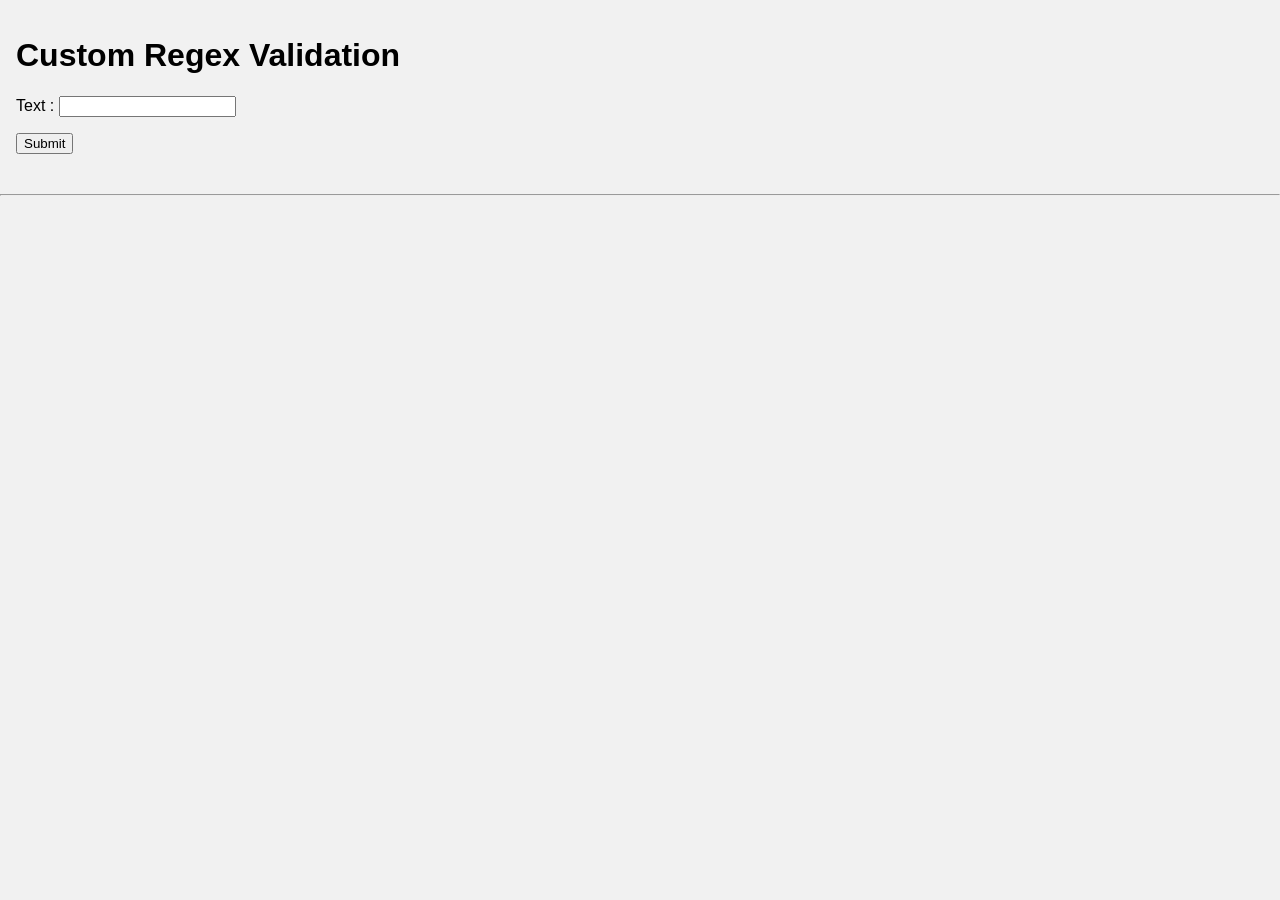
<file: index.html>
<!DOCTYPE html>
<html lang="en">
  <head>
    <meta charset="UTF-8" />
    <meta name="viewport" content="width=device-width, initial-scale=1.0" />
    <meta http-equiv="X-UA-Compatible" content="ie=edge" />
    <title>Web-FormValidation</title>

    <link rel="stylesheet" href="main.css" />
  </head>
  <body>
    <div class="container">
      <h1>Custom Regex Validation</h1>
      <form action="">
        <p>
          Text :
          <input
            type="text"
            pattern="^[0-9]{4}[A-Z]{4}$"
            required
            oninput="checkText(event)"
          />
          <span class="text__message"></span>
        </p>
        <p>
          <input type="submit" value="Submit" />
        </p>
      </form>

      <script>
        const textElem = document.querySelector(".text__message");

        function checkText(event) {
          let testText = "1234ABCD"; // sample string that fully matches the pattern
          const { target } = event;
          if (!target.checkValidity()) {
            const { value } = target;
            testText = value + testText.slice(value.length);
            const re = new RegExp(event.target.pattern);
            if (!re.test(testText)) {
              target.value = value.substr(0, value.length - 1);
              if (!target.checkValidity()) {
                textElem.innerHTML = "Invalid, e.g. 1234ABCD ";
                textElem.classList.add("invalid");
                textElem.classList.remove("valid");
              } else {
                textElem.innerHTML = "Valid";
                textElem.classList.remove("invalid");
                textElem.classList.add("valid");
              }
            } else {
              textElem.innerHTML = "";
            }
          } else {
            textElem.innerHTML = "Valid";
            textElem.classList.remove("invalid");
            textElem.classList.add("valid");
          }
        }
      </script>
    </div>
    <hr />
  </body>
</html>
</file>
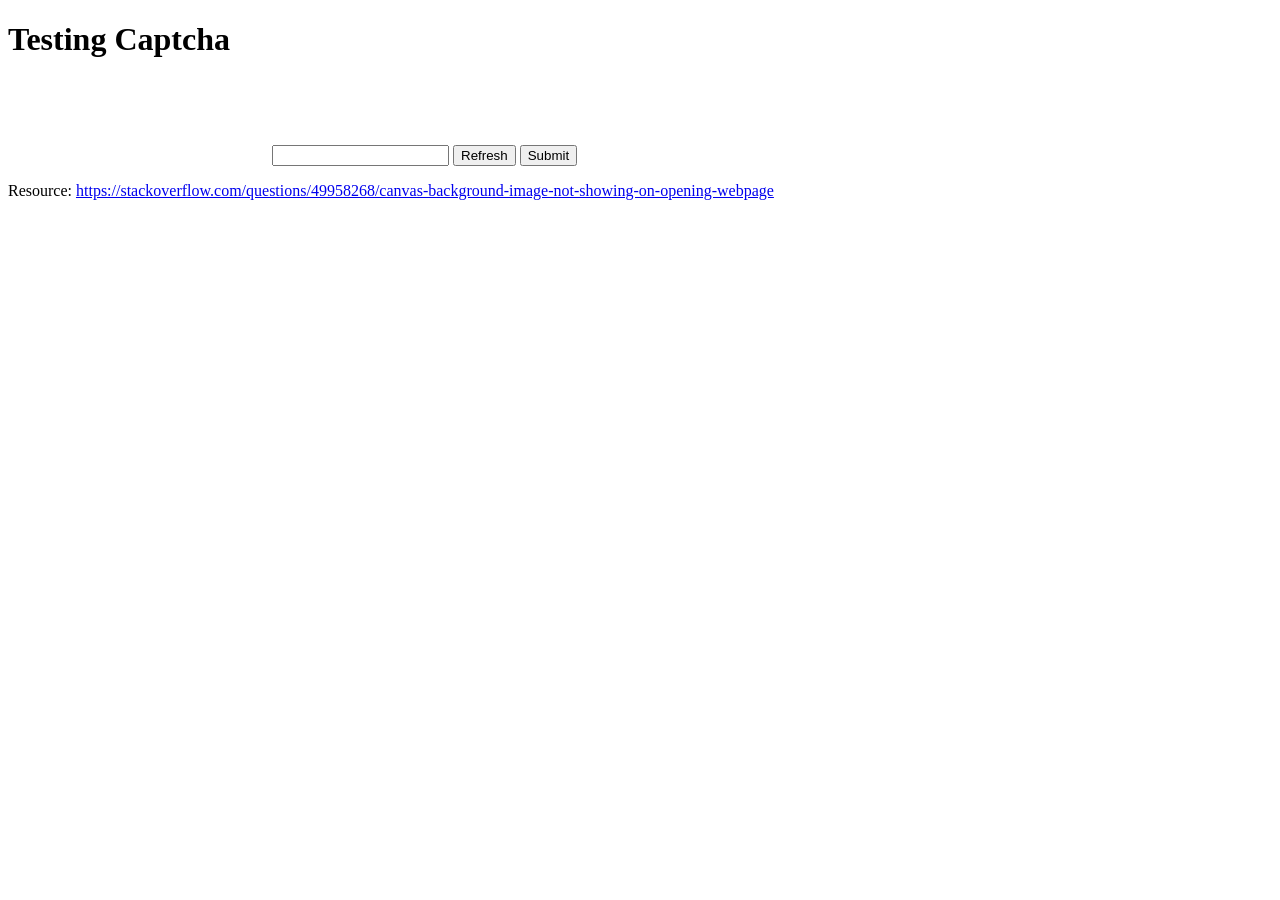
<file: canvas_captcha/index.html>
<!DOCTYPE html>
<html lang="en">

<head>
  <meta charset="UTF-8">
  <meta http-equiv="X-UA-Compatible" content="IE=edge">
  <meta name="viewport" content="width=device-width, initial-scale=1.0">
  <title>Canvas Captcha</title>
</head>

<body onload="canvas();">
  <div class="box">
    <h1>Testing Captcha</h1>
    <canvas id="canvas" height="80" width="260"></canvas>
    <input id="text" type="text"></input>
    <button id="btn" onclick="canvas();">Refresh</button>
    <button type="button" value="Check" onclick="ValidCaptcha();">Submit</button>
  </div>

  <p>
    Resource: <a href="https://stackoverflow.com/questions/49958268/canvas-background-image-not-showing-on-opening-webpage">https://stackoverflow.com/questions/49958268/canvas-background-image-not-showing-on-opening-webpage</a>
  </p>

</body>
<script>
  var code = {};
  function canvas() {

    var createdImage = drawImage();
    //wait till image is loaded then draw canvas
    createdImage.onload = function () {
      var canvas = document.getElementById('canvas');
      var ctx = canvas.getContext('2d');
      ctx.clearRect(0, 0, canvas.width, canvas.height);

      ctx.drawImage(createdImage, 0, 0);
      var list = new Array('@', '%', '#', '$', '*', 'A', 'B', 'C', 'D', 'E', 'F', 'G', 'H', 'I', 'J', 'K', 'L', 'M', 'N', 'O', 'P', 'Q', 'R', 'S', 'T', 'U', 'V', 'W', 'X', 'Y', 'Z', 'a', 'b', 'c', 'd', 'e', 'f', 'g', 'h', 'i', 'j', 'k', 'l', 'm', 'n', 'o', 'p', 'q', 'r', 's', 't', 'u', 'v', 'w', 'x', 'y', 'z', '0', '1', '2', '3', '4', '5', '6', '7', '8', '9');
      var i;
      for (i = 0; i < 6; i++) {
        var a = list[Math.floor(Math.random() * list.length)];
        var b = list[Math.floor(Math.random() * list.length)];
        var c = list[Math.floor(Math.random() * list.length)];
        var d = list[Math.floor(Math.random() * list.length)];
        var e = list[Math.floor(Math.random() * list.length)];
        var f = list[Math.floor(Math.random() * list.length)];
        var g = list[Math.floor(Math.random() * list.length)];
      }
      code.value = a + b + c + d + e + f + g;

      ctx.font = "italic 42px verdana";
      ctx.fillStyle = "#FF9912";
      ctx.textAlign = "center";
      ctx.fillText(code.value, canvas.width / 2, canvas.height / 2);
    }

  }

  var hiddenImg = document.getElementById('loadedImg');
  window.onLoad = canvas();



  function ValidCaptcha() {
    //var string1 = document.getElementById('canvas').value;
    var string1 = document.getElementById('text').value;
    var string2 = code.value;
    if (string1 != null) {
      if (string1 == string2) {
        alert("true");
      } else {
        alert("false");
      }
    }
  }
  //Draw image in seprate method
  function drawImage() {
    var background = new Image();
    background.src = "https://rrraul.co/wp-content/uploads/2017/06/projpanel_illust_random-1.jpg";

    return background;
  }

</script>

</html>
</file>
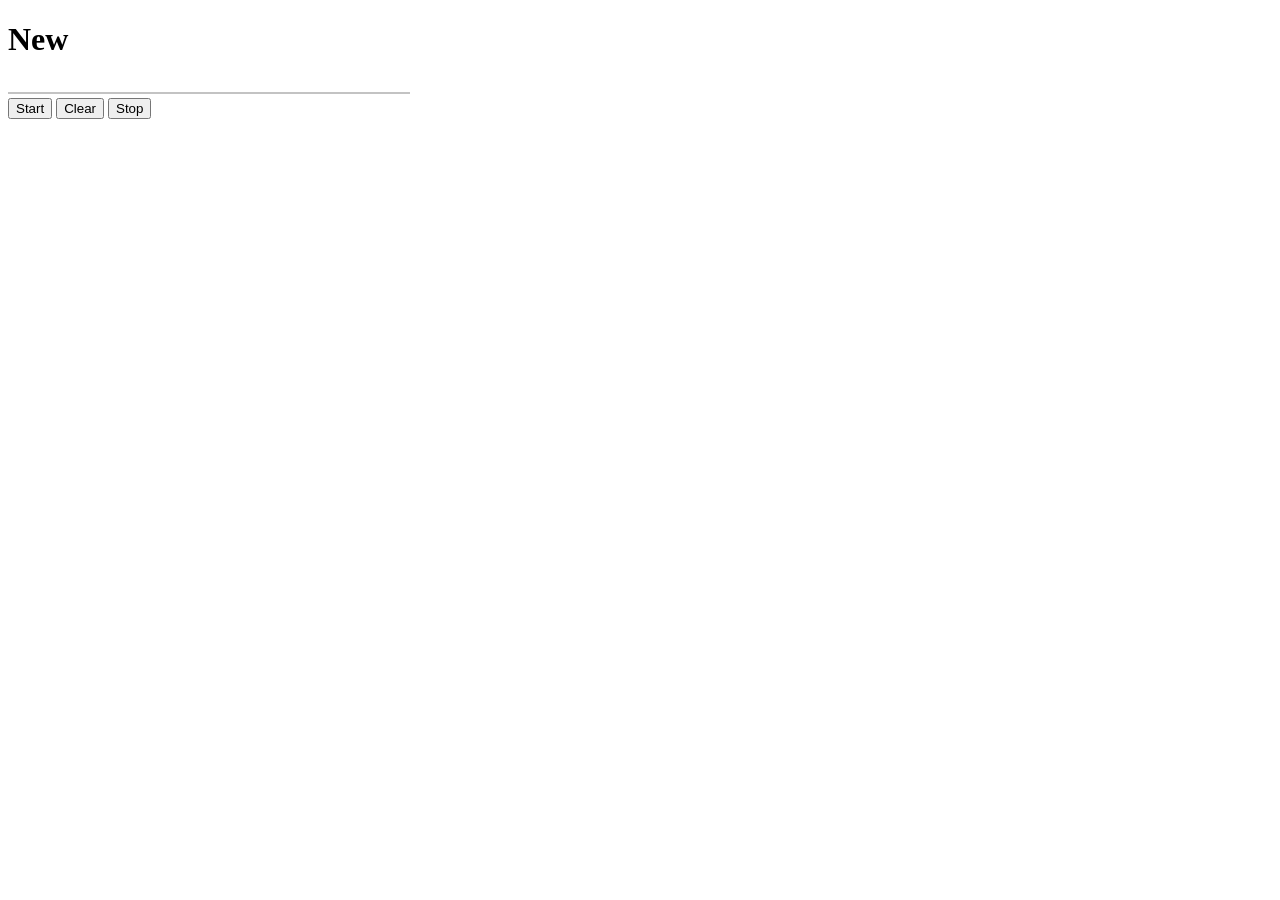
<file: canvas_class_based/index.html>
<!DOCTYPE html>
<html lang="en">

<head>
  <meta charset="UTF-8">
  <meta http-equiv="X-UA-Compatible" content="IE=edge">
  <meta name="viewport" content="width=device-width, initial-scale=1.0">
  <title>New</title>
</head>

<body>
  <h1>New</h1>
  <canvas width="400" height="400" style="border:1px solid #c3c3c3;"></canvas>
  <div>
    <button id="start">Start</button>
    <button id="clear">Clear</button>
    <button id="stop">Stop</button>
  </div>

  <script src="./scripts/Scribble.js"></script>
  <script src="./scripts/main.js"></script>
</body>

</html>
</file>
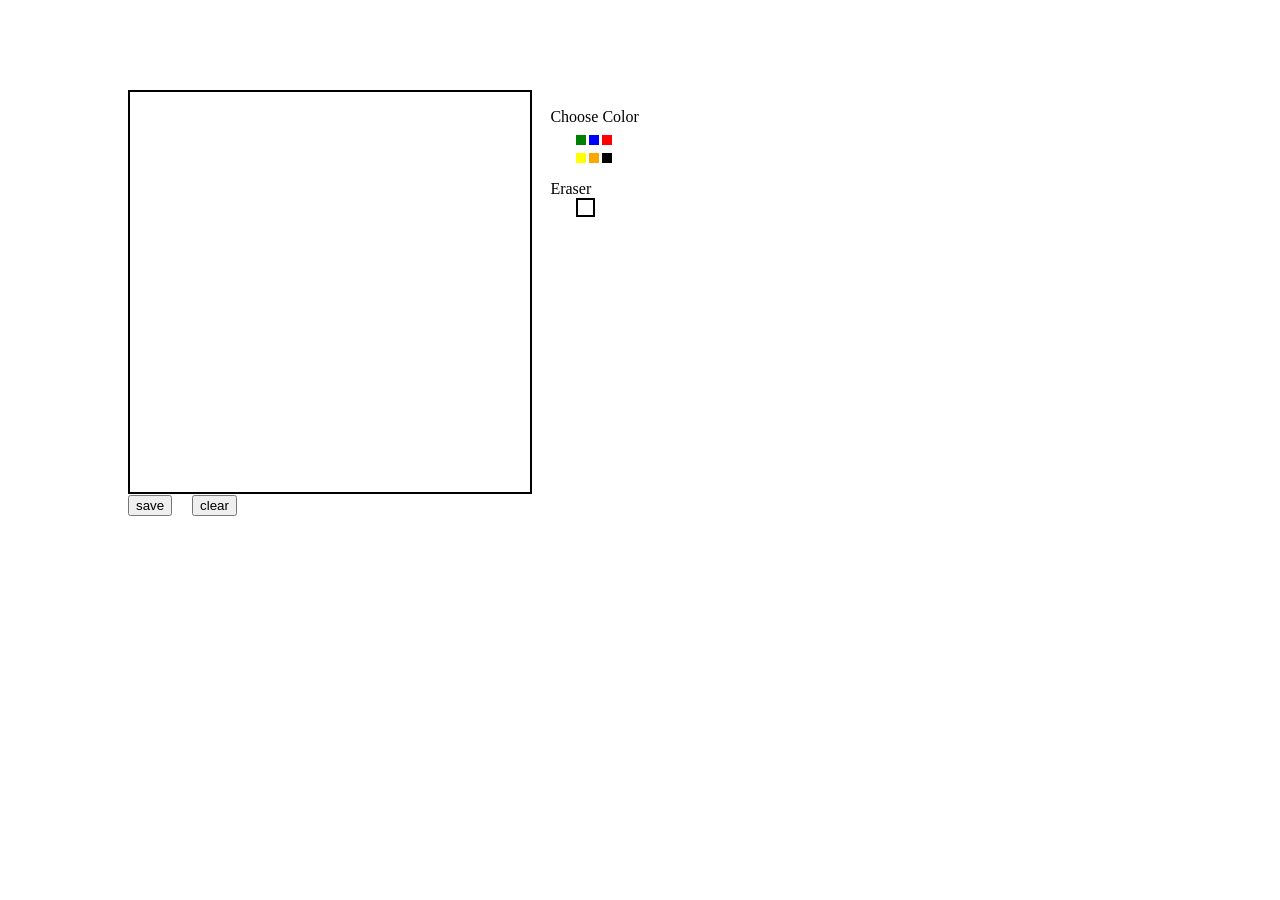
<file: canvas_with_colors_and_eraser/index.html>
<html>

<head>
  <title>Dummy 2</title>
</head>

<body onload="init()">
  <canvas id="can" width="400" height="400" style="position:absolute;top:10%;left:10%;border:2px solid;"></canvas>
  <div style="position:absolute;top:12%;left:43%;">Choose Color</div>
  <div style="position:absolute;top:15%;left:45%;width:10px;height:10px;background:green;" id="green"
    onclick="color(this)"></div>
  <div style="position:absolute;top:15%;left:46%;width:10px;height:10px;background:blue;" id="blue"
    onclick="color(this)"></div>
  <div style="position:absolute;top:15%;left:47%;width:10px;height:10px;background:red;" id="red" onclick="color(this)">
  </div>
  <div style="position:absolute;top:17%;left:45%;width:10px;height:10px;background:yellow;" id="yellow"
    onclick="color(this)"></div>
  <div style="position:absolute;top:17%;left:46%;width:10px;height:10px;background:orange;" id="orange"
    onclick="color(this)"></div>
  <div style="position:absolute;top:17%;left:47%;width:10px;height:10px;background:black;" id="black"
    onclick="color(this)"></div>
  <div style="position:absolute;top:20%;left:43%;">Eraser</div>
  <div style="position:absolute;top:22%;left:45%;width:15px;height:15px;background:white;border:2px solid;" id="white"
    onclick="color(this)"></div>
  <img id="canvasimg" style="position:absolute;top:10%;left:52%;" style="display:none;">
  <input type="button" value="save" id="btn" size="30" onclick="save()" style="position:absolute;top:55%;left:10%;">
  <input type="button" value="clear" id="clr" size="23" onclick="erase()" style="position:absolute;top:55%;left:15%;">

  <script type="text/javascript">
    var canvas, ctx, flag = false,
      prevX = 0,
      currX = 0,
      prevY = 0,
      currY = 0,
      dot_flag = false;

    var x = "black",
      y = 2;

    function init() {
      canvas = document.getElementById('can');
      ctx = canvas.getContext("2d");
      w = canvas.width;
      h = canvas.height;

      canvas.addEventListener("mousemove", function (e) {
        findxy('move', e)
      }, false);
      canvas.addEventListener("mousedown", function (e) {
        findxy('down', e)
      }, false);
      canvas.addEventListener("mouseup", function (e) {
        findxy('up', e)
      }, false);
      canvas.addEventListener("mouseout", function (e) {
        findxy('out', e)
      }, false);
    }

    function color(obj) {
      switch (obj.id) {
        case "green":
          x = "green";
          break;
        case "blue":
          x = "blue";
          break;
        case "red":
          x = "red";
          break;
        case "yellow":
          x = "yellow";
          break;
        case "orange":
          x = "orange";
          break;
        case "black":
          x = "black";
          break;
        case "white":
          x = "white";
          break;
      }
      if (x == "white") y = 14;
      else y = 2;

    }

    function draw() {
      console.log("AA");
      ctx.beginPath();
      ctx.moveTo(prevX, prevY);
      ctx.lineTo(currX, currY);
      ctx.strokeStyle = x;
      ctx.lineWidth = y;
      ctx.stroke();
      ctx.closePath();
    }

    function erase() {
      var m = confirm("Want to clear");
      if (m) {
        ctx.clearRect(0, 0, w, h);
        document.getElementById("canvasimg").style.display = "none";
      }
    }

    function save() {
      document.getElementById("canvasimg").style.border = "2px solid";
      var dataURL = canvas.toDataURL();
      document.getElementById("canvasimg").src = dataURL;
      document.getElementById("canvasimg").style.display = "inline";
    }

    function findxy(res, e) {
      console.log("RES : ", res);
      if (res == 'down') {
        prevX = currX;
        prevY = currY;
        currX = e.clientX - canvas.offsetLeft;
        currY = e.clientY - canvas.offsetTop;

        flag = true;

        dot_flag = true;
        if (dot_flag) {
          ctx.beginPath();
          ctx.fillStyle = x;
          ctx.fillRect(currX, currY, 2, 2);
          ctx.closePath();
          dot_flag = false;
        }
      }
      if (res == 'up' || res == "out") {
        flag = false;
      }
      if (res == 'move') {
        if (flag) {
          prevX = currX;
          prevY = currY;
          currX = e.clientX - canvas.offsetLeft;
          currY = e.clientY - canvas.offsetTop;
          draw();
        }
      }
    }
  </script>
</body>

</html>
</file>
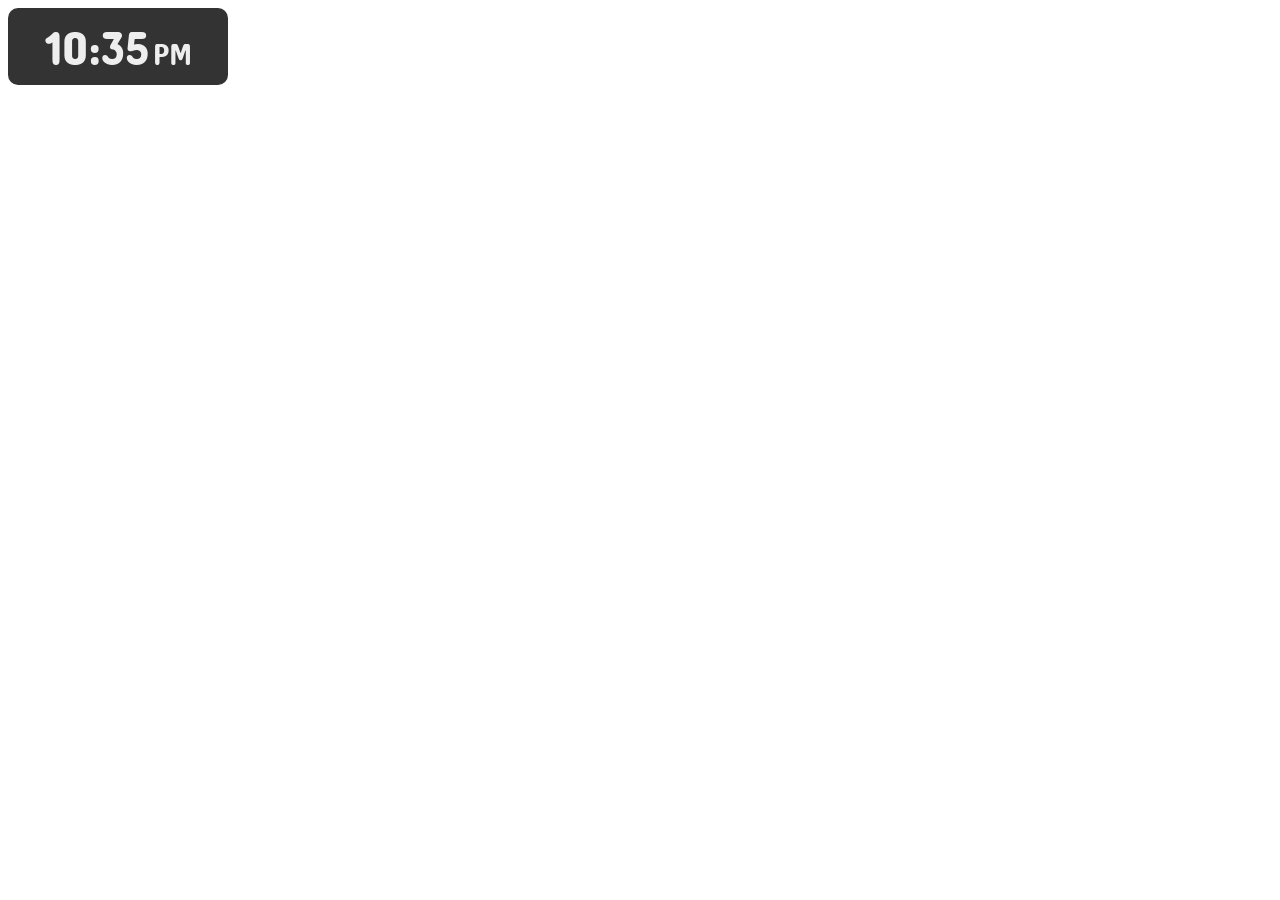
<file: ClassBasedDigitalClock/index.html>
<!DOCTYPE html>
<html lang="en">
  <head>
    <meta charset="UTF-8" />
    <meta name="viewport" content="width=device-width, initial-scale=1.0" />
    <title>Digital Clock</title>
    <link
      href="https://fonts.googleapis.com/css2?family=Concert+One&display=swap"
      rel="stylesheet"
    />
    <link rel="stylesheet" href="./main.css" />
  </head>

  <body>
    <div class="clock">
      <span class="clock-time"></span>
      <span class="clock-ampm"></span>
    </div>
    <script src="./main.js"></script>
  </body>
</html>
</file>
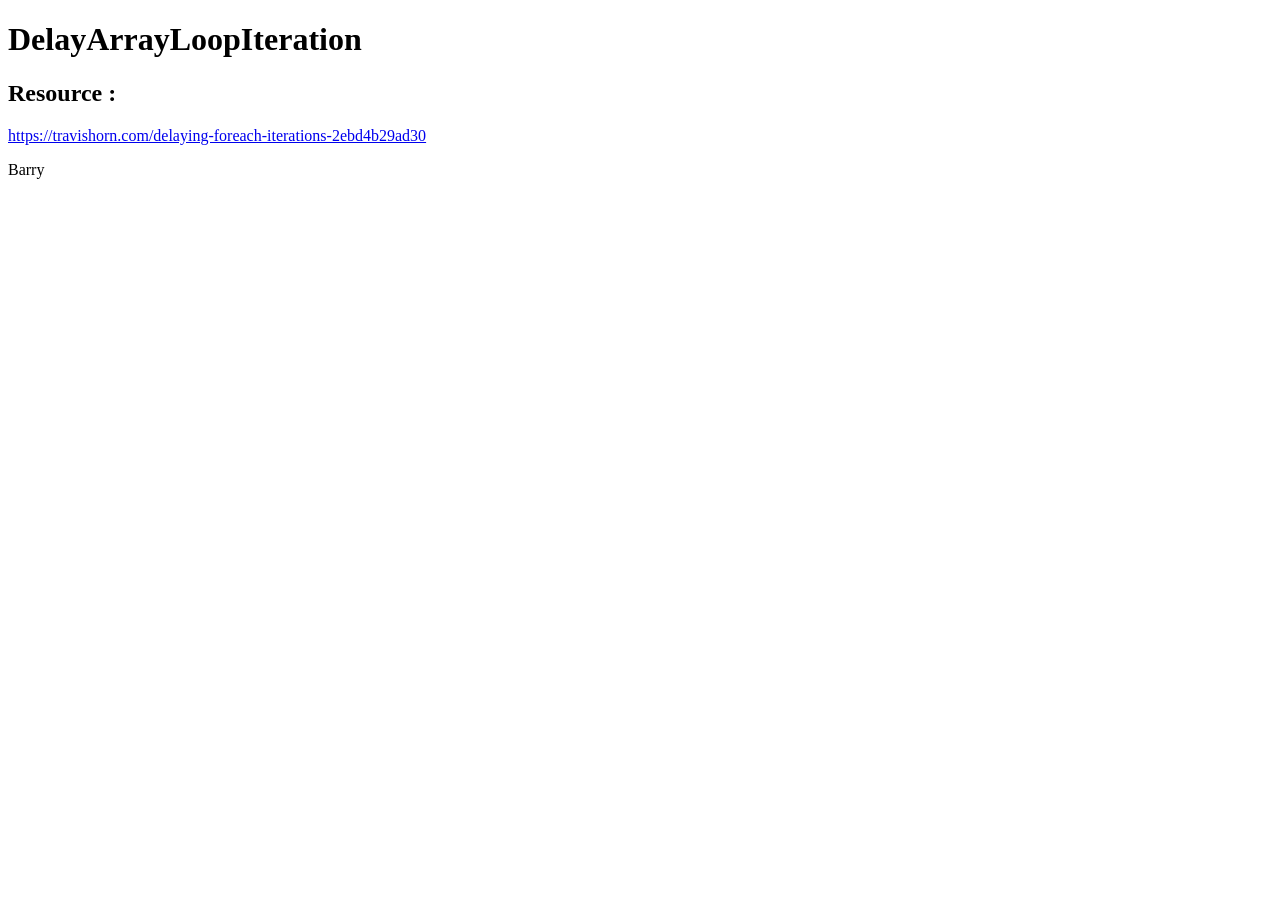
<file: DelayArrayLoopIteration/index.html>
<!DOCTYPE html>
<html lang="en">

<head>
  <meta charset="UTF-8">
  <meta http-equiv="X-UA-Compatible" content="IE=edge">
  <meta name="viewport" content="width=device-width, initial-scale=1.0">
  <title>DelayArrayLoopIteration</title>
</head>

<body>
  <h1>DelayArrayLoopIteration</h1>
  <h2>Resource : </h2>
  <a
    href="https://travishorn.com/delaying-foreach-iterations-2ebd4b29ad30">https://travishorn.com/delaying-foreach-iterations-2ebd4b29ad30</a>

  <p id="output"></p>
  <script>

    const NAMES = [
      "Alberta",
      "Barry",
      "Charley",
      "Christopher",
      "Dianne",
      "Ellen",
      "Ethel",
      "James",
      "Jodee",
      "Joseph",
      "Lilia",
      "Mark",
      "Mary",
      "Merri",
      "Michael",
      "Mildred",
      "Randall",
      "Roy",
      "Thomas",
      "Venus"
    ];

    const output = document.querySelector("#output");
    const display = s => output.innerText = s;

    const delayLoop = (fn, delay) => (x, i) => {
      setTimeout(() => {
        fn(x);
      }, i * delay);

    };

    NAMES.forEach(delayLoop(display, 1000));
  </script>
</body>

</html>
</file>
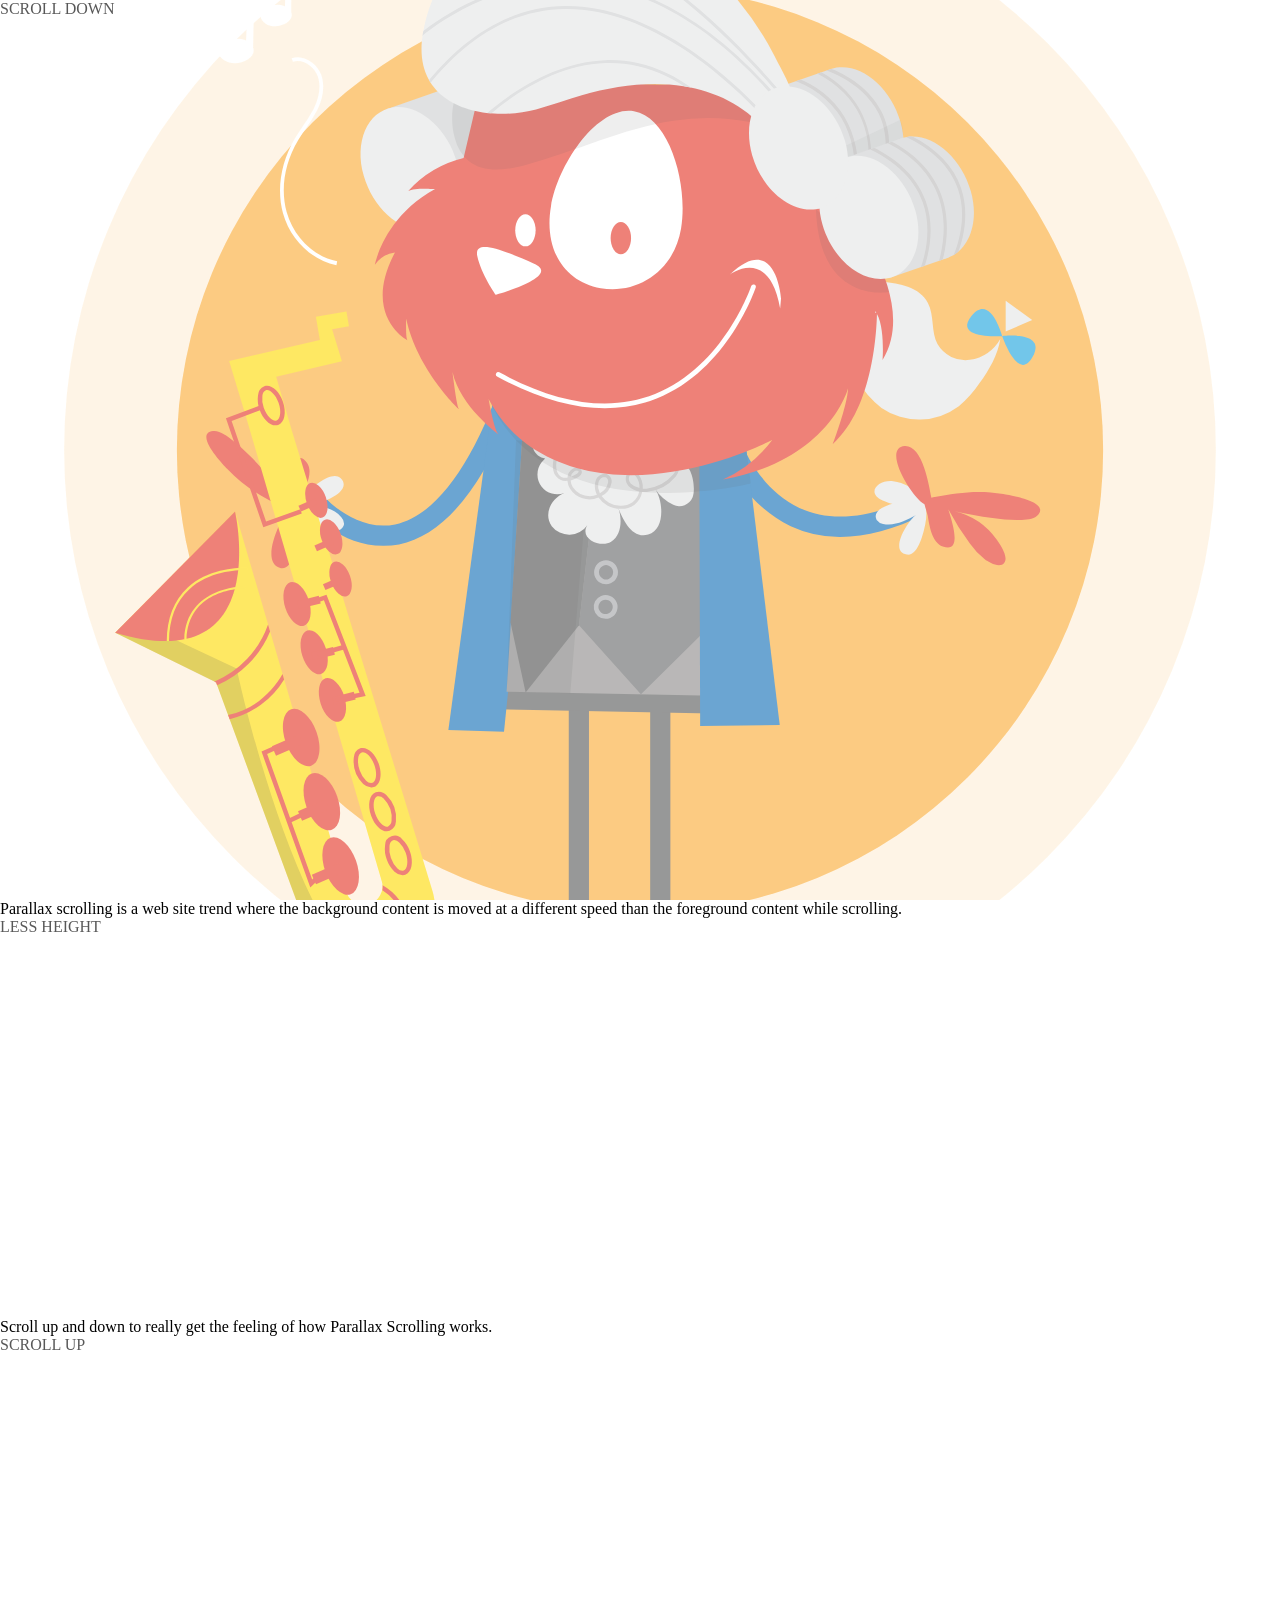
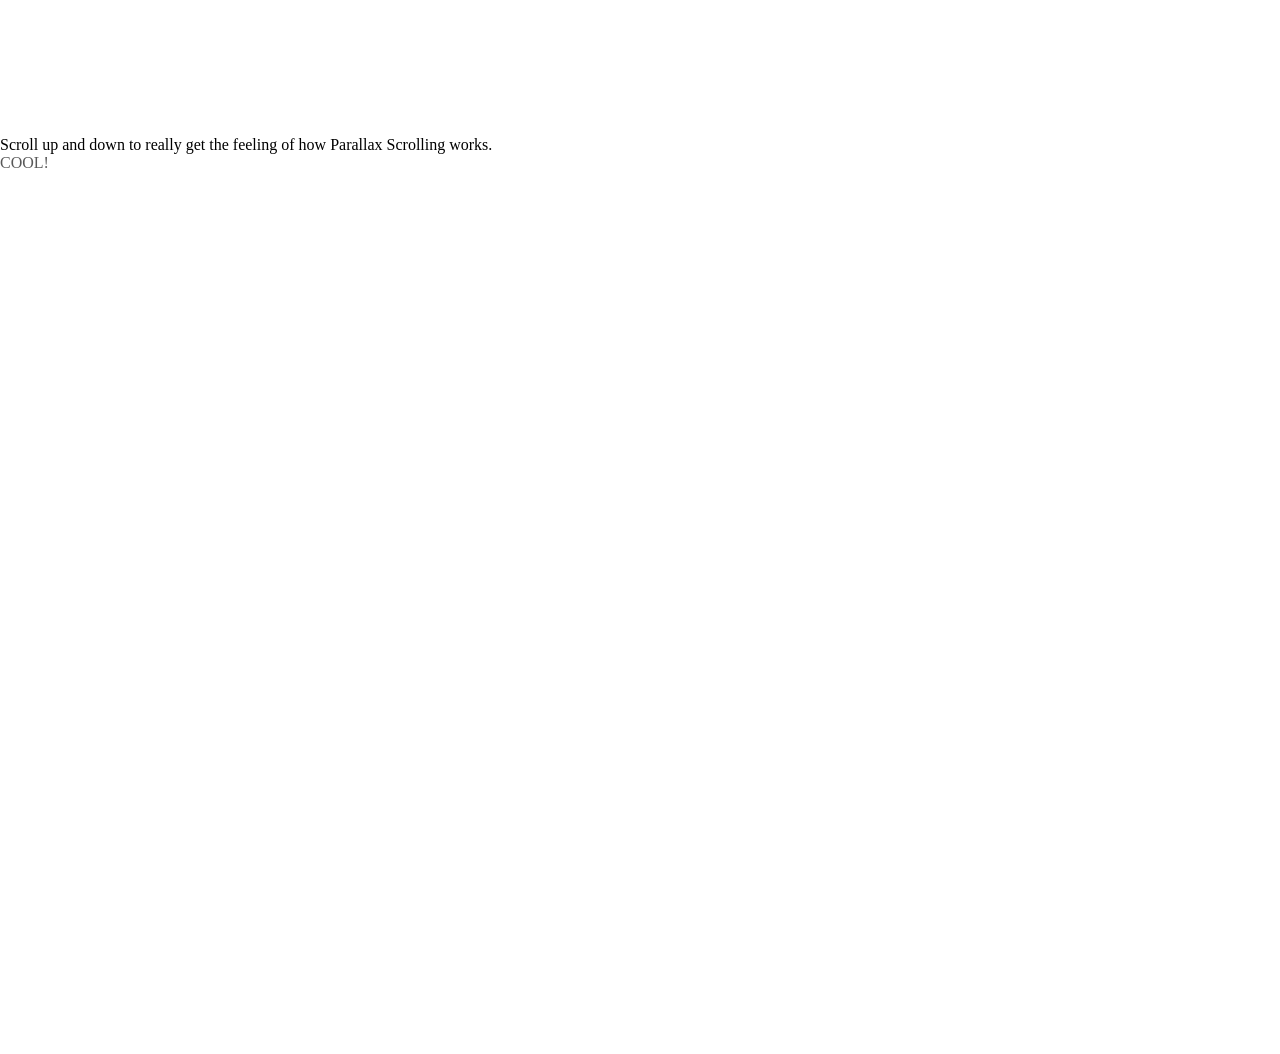
<file: ParallaxScrolling/index.html>
<!DOCTYPE html>
<html lang="en">

<head>
  <meta charset="UTF-8" />
  <meta name="viewport" content="width=device-width, initial-scale=1.0" />
  <meta http-equiv="X-UA-Compatible" content="ie=edge" />
  <title>Parallax Scrolling</title>

  <style>
    body,
    html {
      height: 100%;
      margin: 0;
    }

    .bgimg-1,
    .bgimg-2,
    .bgimg-3 {
      position: relative;
      opacity: 0.65;
      background-attachment: fixed;
      background-position: center;
      background-repeat: repeat;
      background-size: cover;
    }

    .bgimg-1 {
      background-image: url("images/img1.svg");
      min-height: 100%;
    }

    .bgimg-2 {
      background-image: url("images/img2.svg");
      min-height: 400px;
    }

    .bgimg-3 {
      background-image: url("images/img3.svg");
      min-height: 400px;
    }
  </style>
</head>

<body>
  <div class="bgimg-1">SCROLL DOWN</div>

  <div>
    Parallax scrolling is a web site trend where the background content is
    moved at a different speed than the foreground content while scrolling.
  </div>

  <div class="bgimg-2">LESS HEIGHT</div>

  <div>
    Scroll up and down to really get the feeling of how Parallax Scrolling
    works.
  </div>

  <div class="bgimg-3">SCROLL UP</div>

  <div>
    Scroll up and down to really get the feeling of how Parallax Scrolling
    works.
  </div>

  <div class="bgimg-1">COOL!</div>
</body>

</html>
</file>
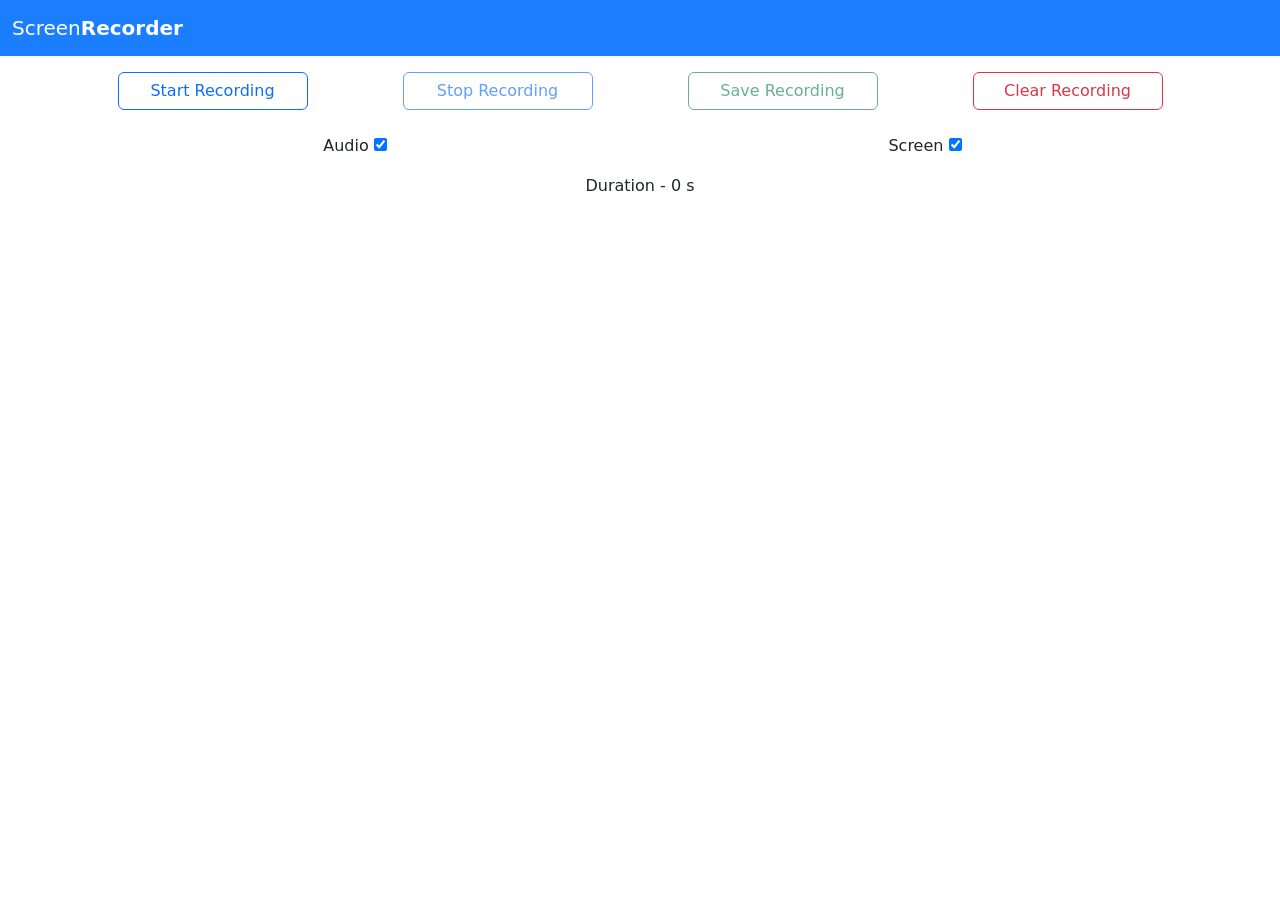
<file: ScreenRecorder/index.html>
<!DOCTYPE html>
<html lang="en">
  <head>
    <meta charset="UTF-8" />
    <meta name="viewport" content="width=device-width, initial-scale=1.0" />
    <title>Screen Recorder</title>

    <link
      href="https://cdn.jsdelivr.net/npm/bootstrap@5.0.0-beta1/dist/css/bootstrap.min.css"
      rel="stylesheet"
      integrity="sha384-giJF6kkoqNQ00vy+HMDP7azOuL0xtbfIcaT9wjKHr8RbDVddVHyTfAAsrekwKmP1"
      crossorigin="anonymous"
    />
  </head>

  <body>
    <nav class="navbar navbar-light" style="background-color: #1b7eff">
      <div class="container-fluid">
        <a class="navbar-brand text-white"> Screen<b>Recorder</b> </a>
      </div>
    </nav>

    <div class="container">
      <div class="row justify-content-around">
        <button
          class="col-5 col-sm-4 col-lg-2 mt-3 btn btn-outline-primary"
          id="start"
        >
          Start Recording
        </button>
        <button
          class="col-5 col-sm-4 col-lg-2 mt-3 btn btn-outline-primary"
          id="stop"
          disabled
        >
          Stop Recording
        </button>
        <button
          class="col-5 col-sm-4 col-lg-2 mt-3 btn btn-outline-success"
          id="save"
          disabled
        >
          Save Recording
        </button>
        <button
          class="col-5 col-sm-4 col-lg-2 mt-3 btn btn-outline-danger"
          id="clear"
        >
          Clear Recording
        </button>
      </div>
      <div class="row justify-content-center text-center my-4">
        <p class="col-6">
          <label for="recordAudioCheckBox">Audio</label>
          <input id="recordAudioCheckBox" type="checkbox" checked />
        </p>
        <p class="col-6">
          <label for="captureScreenCheckBox">Screen</label>
          <input id="captureScreenCheckBox" type="checkbox" checked />
        </p>
        <p class="col-6">Duration - <span id="duration">0</span> s</p>
      </div>
      <div class="row justify-content-center">
        <div class="col-12 col-md-10" id="outputContainer"></div>
      </div>
    </div>

    <script src="./main.js"></script>
  </body>
</html>
</file>
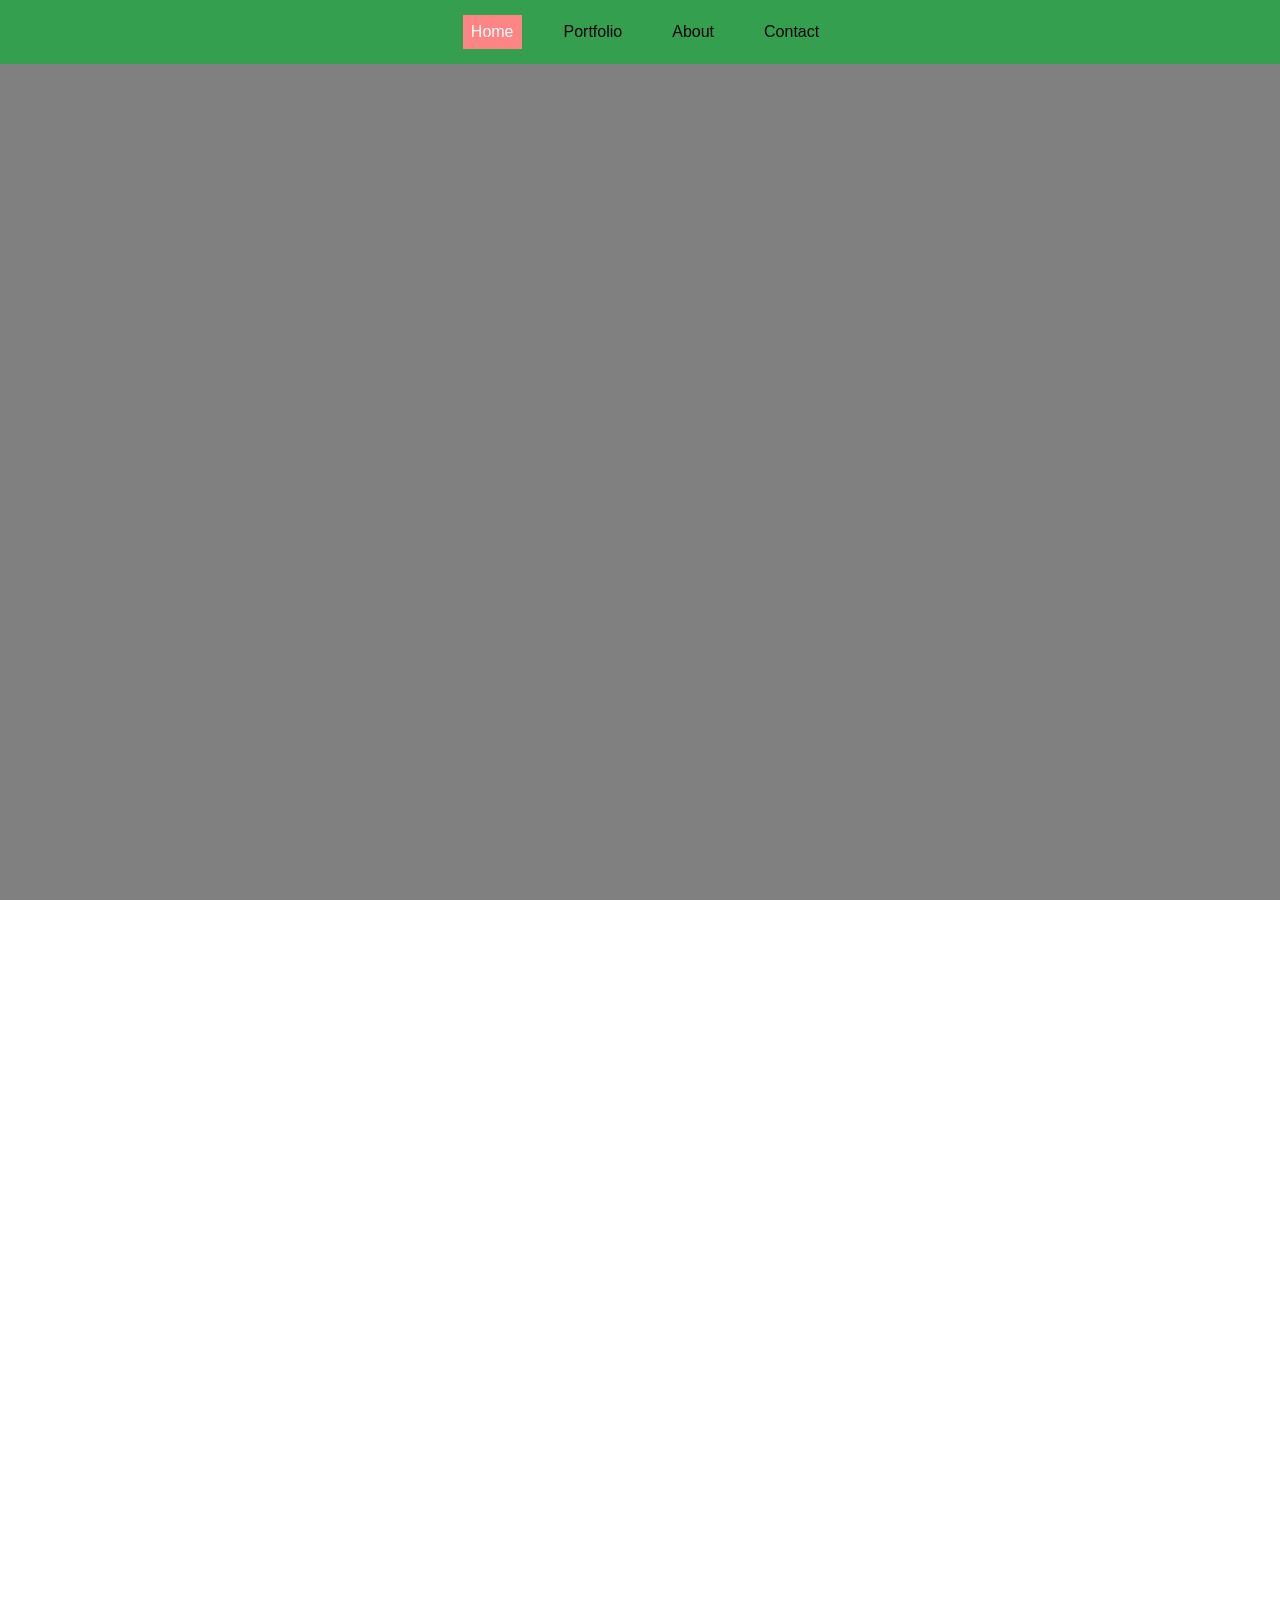
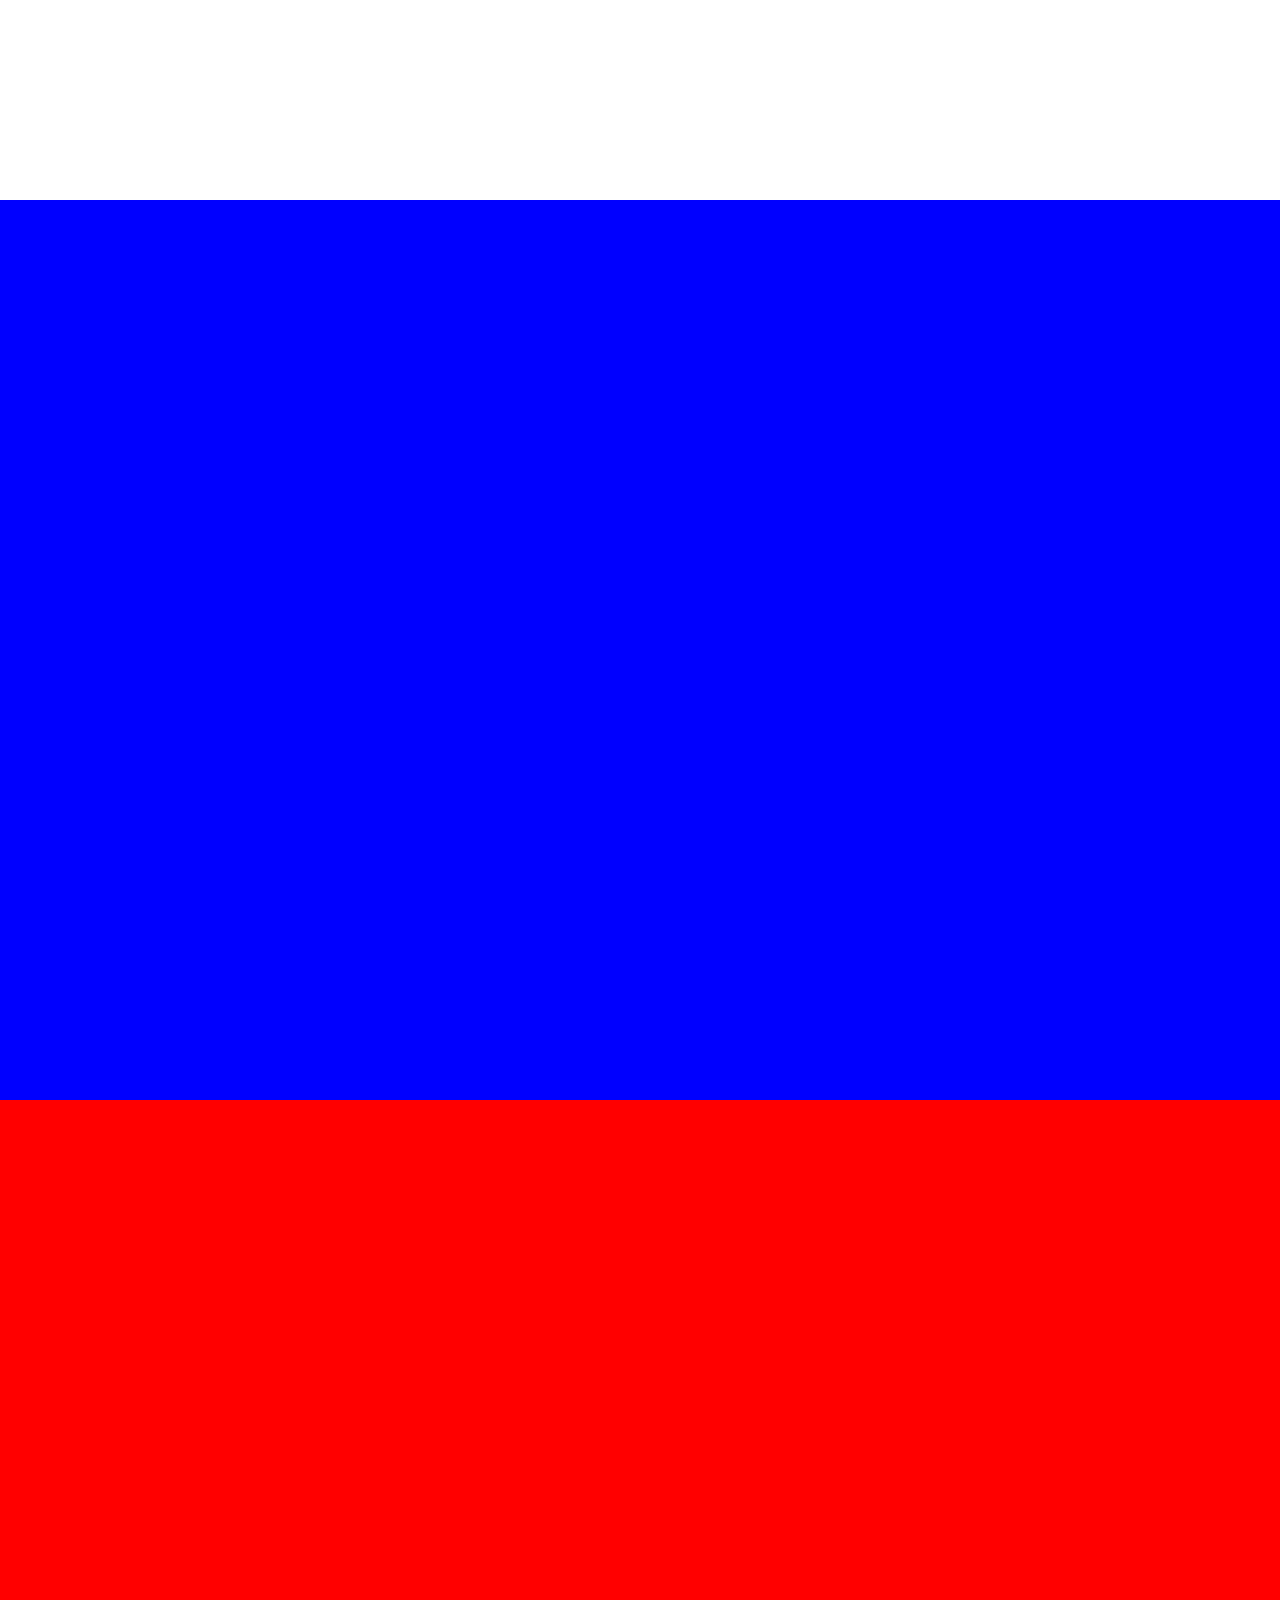
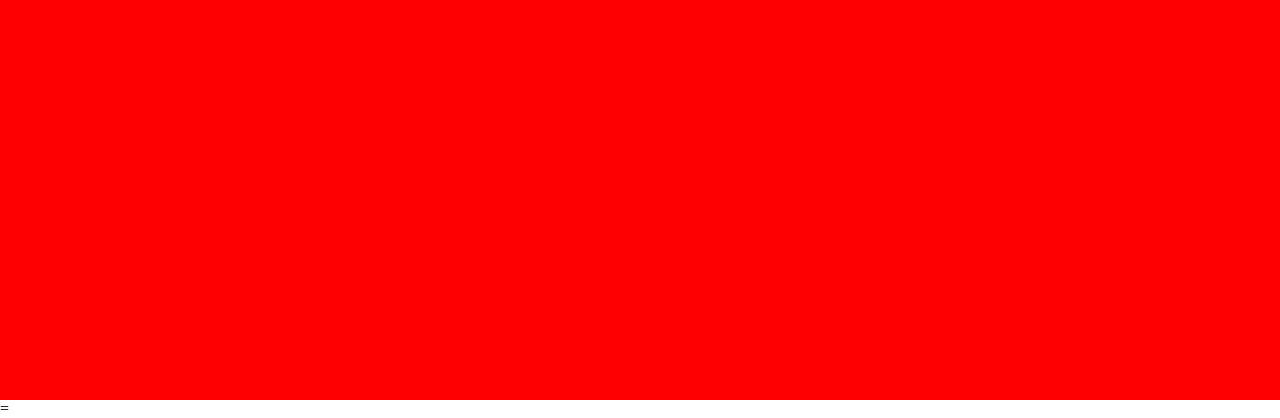
<file: ScrollspyHeader/index.html>
<!DOCTYPE html>
<html>
  <head>
    <title>Scrollspy</title>
    <link rel="stylesheet" href="main.css" />
  </head>
  <body>
    <div class="scrollspy-nav">
      <ul>
        <li><a class="active" href="#home">Home</a></li>
        <li><a href="#portfolio">Portfolio</a></li>
        <li><a href="#about">About</a></li>
        <li><a href="#contact">Contact</a></li>
      </ul>
    </div>
    <div class="scrollspy-content">
      <div id="home" class="section"></div>
      <div id="portfolio" class="section"></div>
      <div id="about" class="section"></div>
      <div id="contact" class="section"></div>
      =
    </div>
    <script src="main.js"></script>
  </body>
</html>
</file>
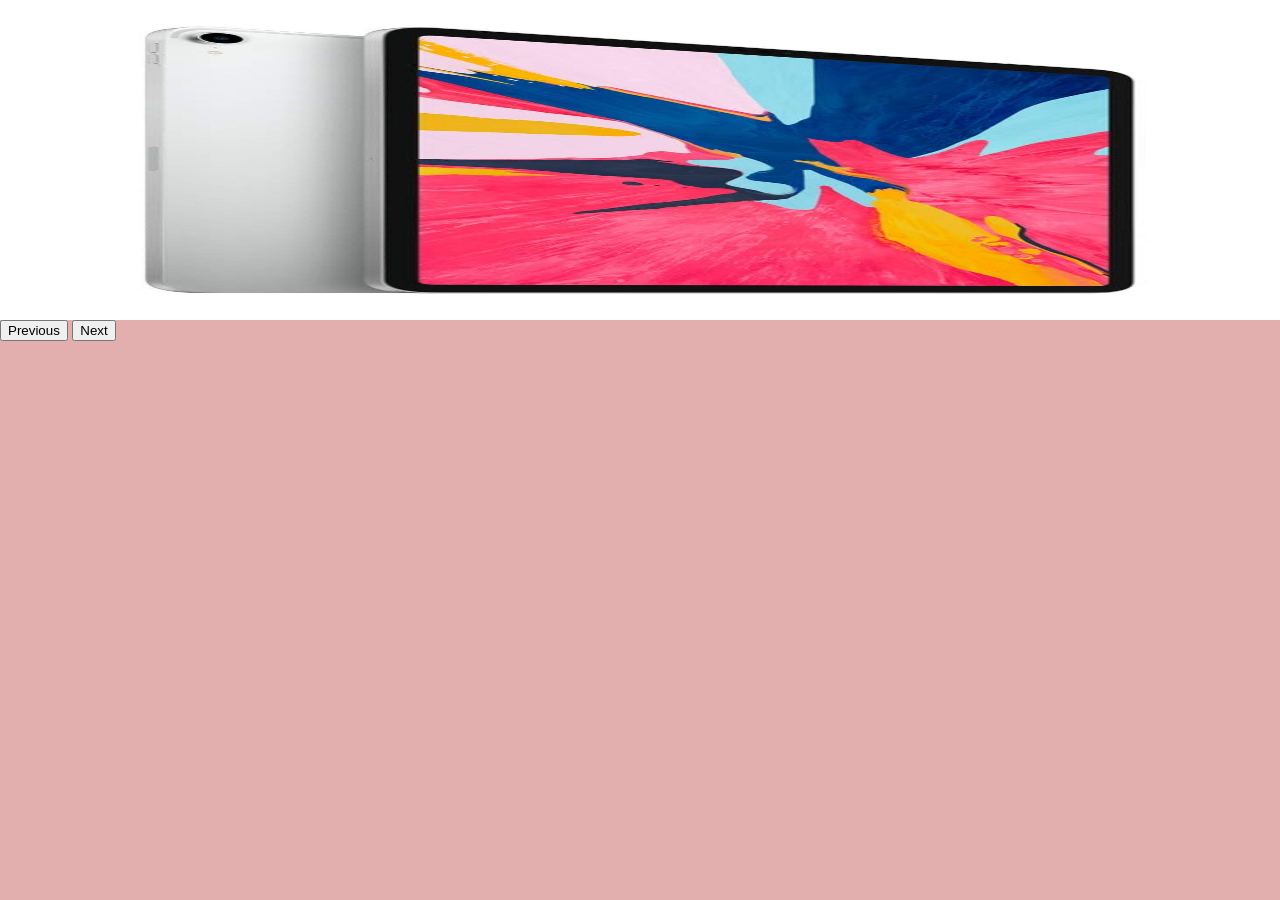
<file: SimpleCarousel/index.html>
<!DOCTYPE html>
<html lang="en">
  <head>
    <title>Simple Carousel</title>
    <style>
      body {
        margin: 0;
        font-family: sans-serif;
        background-color: rgb(226, 174, 174);
      }

      .slideContainer {
        max-height: 20em;
        display: flex;
        justify-content: center;
      }

      img {
        width: 100%;
      }
    </style>
  </head>

  <body>
    <div class="slideContainer">
      <img src="./images/img1.jpg" alt="Image" />
    </div>
    <div class="btnContainer">
      <button class="prev">Previous</button>
      <button class="next">Next</button>
    </div>

    <script>
      let prev = document.querySelector(".prev");
      let next = document.querySelector(".next");
      let slide = document.querySelector(".slideContainer img");

      let count = 1;
      next.addEventListener("click", () => {
        count++;
        if (count === 4) {
          count = 1;
        }
        let image = "./images/img" + count + ".jpg";
        slide.setAttribute("src", image);
      });

      prev.addEventListener("click", () => {
        count--;
        if (count < 1) {
          count = 3;
        }
        let image = "./images/img" + count + ".jpg";
        slide.setAttribute("src", image);
      });
    </script>
  </body>
</html>
</file>
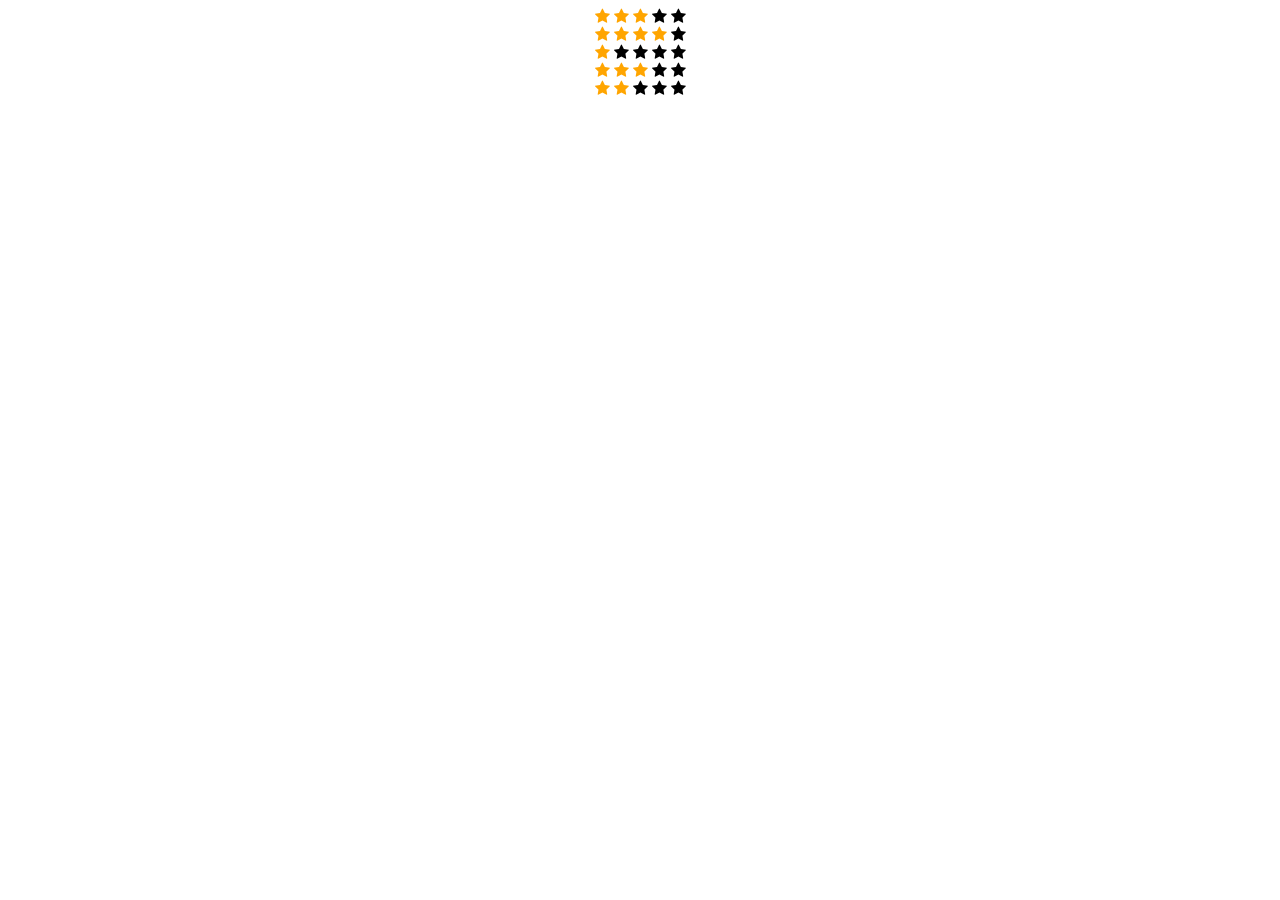
<file: StarRating/index.html>
<!DOCTYPE html>
<html>
  <head>
    <link
      rel="stylesheet"
      href="https://cdnjs.cloudflare.com/ajax/libs/font-awesome/4.7.0/css/font-awesome.min.css"
    />
    <style>
      .ratingC {
        text-align: center;
      }
      .checked {
        color: orange;
      }
    </style>
    <title>Star Rating</title>
  </head>
  <body>
    <div class="ratingC"></div>
    <div class="ratingC"></div>
    <div class="ratingC"></div>
    <div class="ratingC"></div>
    <div class="ratingC"></div>

    <script>
      let rating = [3, 4, 1, 3, 2];

      let ratingC = document.querySelectorAll(".ratingC");
      for (let i = 0; i < rating.length; i++) {
        ratingC[i].innerHTML = `
          <span class="fa fa-star"></span>
          <span class="fa fa-star"></span>
          <span class="fa fa-star"></span>
          <span class="fa fa-star"></span>
          <span class="fa fa-star"></span>
        `;

        let star = ratingC[i].children;
        for (let j = 0; j < rating[i]; j++) {
          star[j].classList.add("checked");
        }
      }
    </script>
  </body>
</html>
</file>
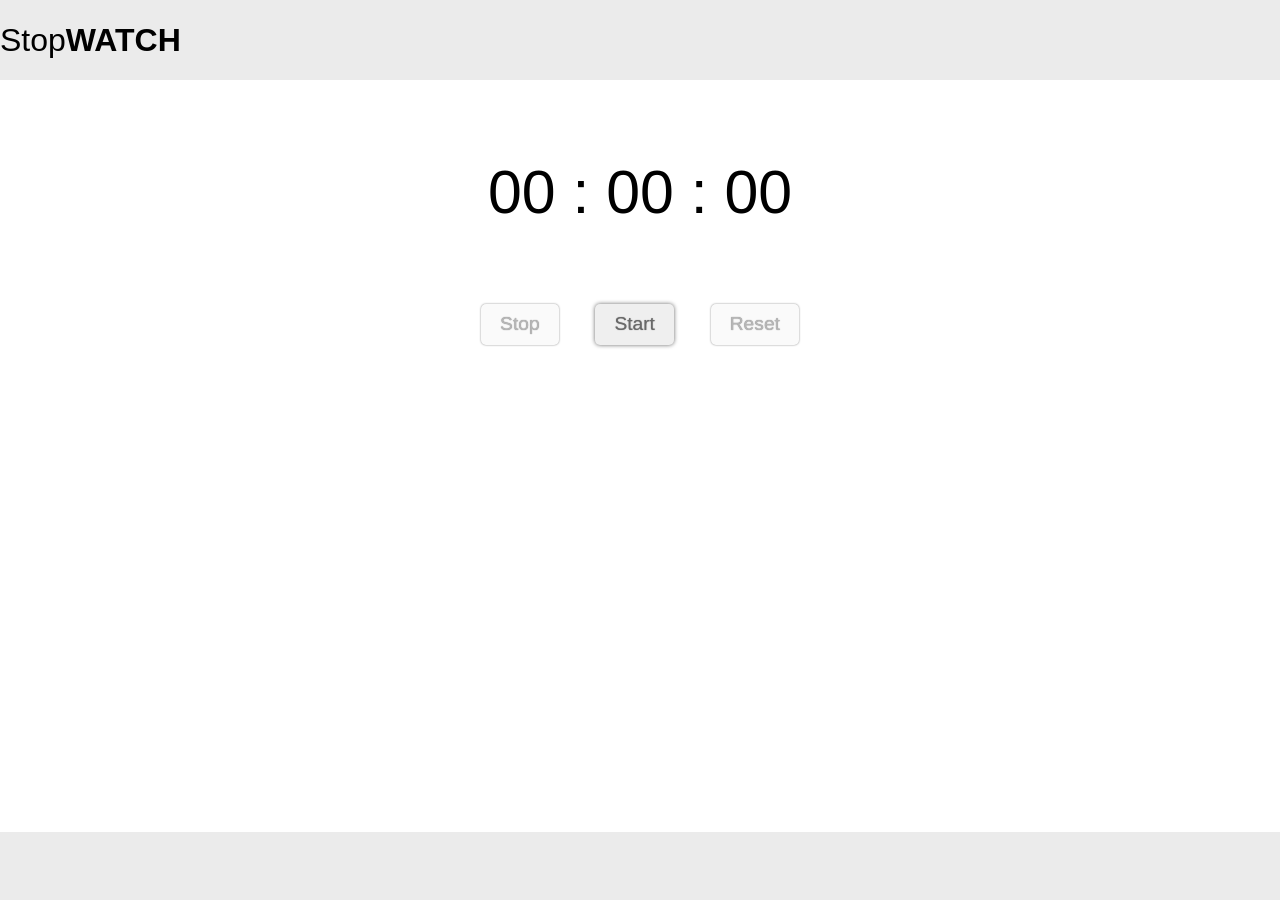
<file: StopWatch/index.html>
<!DOCTYPE html>
<html lang="en">
  <head>
    <meta charset="UTF-8" />
    <meta name="viewport" content="width=device-width, initial-scale=1.0" />
    <meta http-equiv="X-UA-Compatible" content="ie=edge" />
    <title>Digital Clock</title>

    <style>
      body {
        margin: 0;
        font-family: sans-serif;
        background-color: rgb(235, 235, 235);
        height: 100vh;
      }

      nav {
        height: 5rem;
        display: flex;
        align-items: center;
      }

      nav a {
        font-size: 2rem;
        display: inline-block;
      }

      .stopWatchContainer {
        padding: 1rem 0;
        background-color: #fff;
        height: 80%;
      }

      #timeContainer {
        font-size: calc(3rem + 1vw);
      }

      button {
        font-size: 1.2rem;
        padding: 0.6rem 1.2rem;
        margin: 1rem;
        border: none;
        border-radius: 5px;
        cursor: pointer;
        color: #696969;
        text-shadow: 0 0 1px rgba(0, 0, 0, 0.5);
        box-shadow: 0 0 4px rgba(0, 0, 0, 0.596);
        user-select: none;
        transition: 0.3s ease;
      }

      button:hover {
        box-shadow: 5px 5px 15px rgba(0, 0, 0, 0.288);
        background-color: #fff;
        transform: scale(1.02);
      }

      button:focus {
        outline: none;
        background-color: #fff;
      }

      button:disabled {
        color: rgb(182, 182, 182);
        box-shadow: 0 0 2px rgba(0, 0, 0, 0.514);
      }

      button:disabled:hover {
        background-color: initial;
        cursor: not-allowed;
      }

      button:active {
        transform: scale(0.9);
        background-color: rgb(235, 235, 235);
      }
    </style>
  </head>

  <body>
    <nav>
      <a>Stop<b style="text-transform: uppercase;">Watch</b></a>
    </nav>

    <div class="stopWatchContainer" style="text-align: center;">
      <p id="timeContainer">00 : 00 : 00</p>

      <div>
        <button id="stopBtn" disabled>Stop</button>
        <button id="startBtn">Start</button>
        <button id="resetBtn" disabled>Reset</button>
      </div>
    </div>

    <script src="./main.js"></script>
  </body>
</html>
</file>
<file: main.css>
body {
  margin: 0;
  background-color: #f1f1f1;
  font-family: sans-serif;
}

.container {
  padding: 1rem;
}

.valid {
  color: green;
}

.invalid {
  color: red;
}
</file>
<file: ClassBasedDigitalClock/main.css>
.clock {
    background: #333333;
    width: 200px;
    padding: 10px;
    text-align: center;
    border-radius: 10px;
  }
  
.clock-time,
.clock-ampm {
    font-family: "Concert One", cursive;
    font-size: 30px;
    color: #eeeeee;
}

.clock-time {
    font-size: 48px;
}
</file>
<file: ScrollspyHeader/main.css>
body,
html {
  margin: 0;
  padding: 0;
  height: 100%;
  width: 100%;
}

.scrollspy-nav {
  width: 100%;
  height: 4em;
  position: fixed;
  background-color: rgba(4, 180, 49, 0.6);
  display: -webkit-box;
  display: -ms-flexbox;
  display: flex;
  -webkit-box-pack: center;
      -ms-flex-pack: center;
          justify-content: center;
  -webkit-box-align: center;
      -ms-flex-align: center;
          align-items: center;
}

.scrollspy-nav ul {
  margin: 0;
}

.scrollspy-nav ul li {
  list-style: none;
  display: inline-block;
}

.scrollspy-nav ul li a {
  display: inline-block;
  margin: 0 30px 0 0;
  font-family: sans-serif;
  padding: 0.5em;
  color: black;
  text-decoration: none;
}

.scrollspy-nav ul li .active {
  color: #fff;
  background-color: #ff8585;
}

.scrollspy-content {
  height: 100%;
}

.scrollspy-content #home {
  height: 100%;
  background-color: grey;
}

.scrollspy-content #portfolio {
  height: 100%;
}

.scrollspy-content #about {
  background-color: blue;
  height: 100%;
}

.scrollspy-content #contact {
  background-color: red;
  height: 100%;
}
</file>
